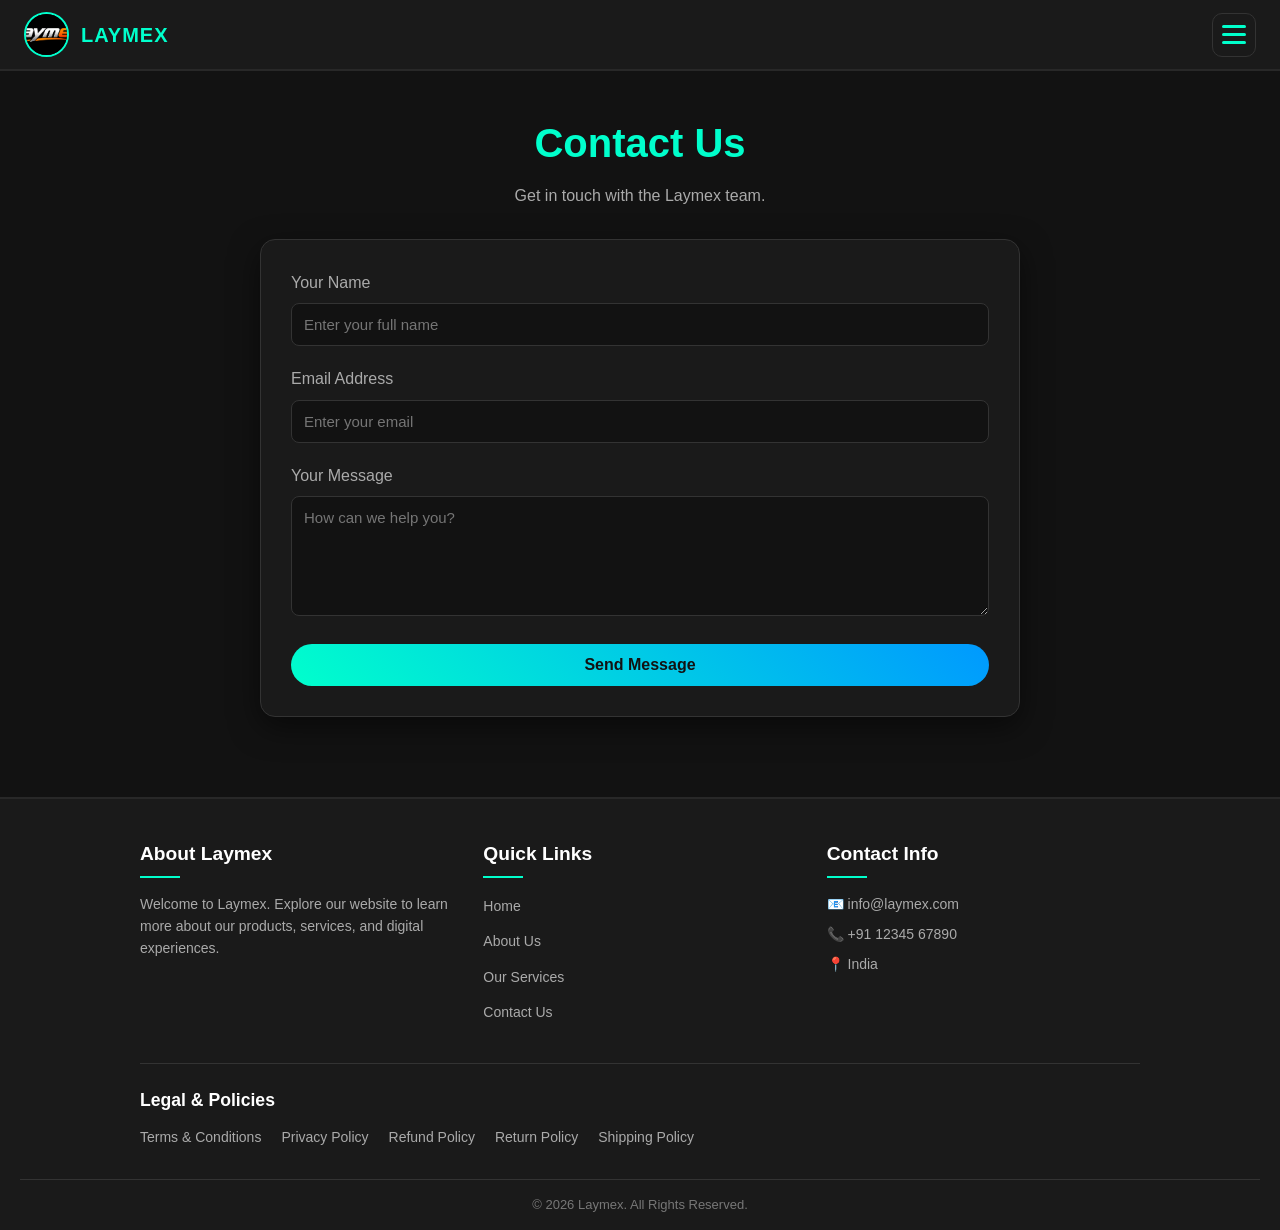
<file: contact.html>
<!DOCTYPE html>
<html lang="en">
<head>
    <meta charset="UTF-8">
    <meta name="viewport" content="width=device-width, initial-scale=1.0">

    <title>Contact Laymex | Official Website</title>

    <meta name="description" content="Contact  Laymex for questions, support, and enquiries. Get in touch with our team.">
    <meta name="robots" content="index, follow">
    <link rel="canonical" href="https://laymex.com/contact.html">

    <meta property="og:site_name" content="Laymex">
    <meta property="og:title" content="Contact Laymex | Official Website">
    <meta property="og:description" content="Get in touch with Laymex for questions and enquiries.">
    <meta property="og:url" content="https://laymex.com/contact.html">
    <meta property="og:type" content="website">
    <meta property="og:image" content="https://laymex.com/logo.png">

    <script type="application/ld+json">
    {
        "@context": "https://schema.org",
        "@type": "ContactPage",
        "name": "Contact Laymex",
        "url": "https://laymex.com/contact.html",
        "isPartOf": {
            "@type": "WebSite",
            "name": "Laymex",
            "url": "https://laymex.com/"
        }
    }
    </script>

    <style>
        * {
            margin: 0;
            padding: 0;
            box-sizing: border-box;
            font-family: 'Segoe UI', Tahoma, sans-serif;
        }

        body {
            background: #121212;
            color: #ffffff;
            line-height: 1.6;
            min-height: 100vh;
            display: flex;
            flex-direction: column;
        }

        /* NAVBAR */

        .navbar {
            background: #1a1a1a;
            padding: 12px 24px;
            display: flex;
            justify-content: space-between;
            align-items: center;
            border-bottom: 2px solid #282828;
            position: sticky;
            top: 0;
            z-index: 1101;
        }

        .logo-container {
            display: flex;
            align-items: center;
            gap: 12px;
            text-decoration: none;
        }

        .logo-img {
            width: 45px;
            height: 45px;
            border-radius: 50%;
            object-fit: cover;
            border: 2px solid #00ffcc;
        }

        .logo-text {
            font-size: 20px;
            font-weight: bold;
            color: #00ffcc;
            letter-spacing: 1px;
        }

        /* HAMBURGER BUTTON */

        .hamburger {
            display: flex;
            flex-direction: column;
            justify-content: center;
            align-items: center;
            gap: 5px;
            width: 44px;
            height: 44px;
            padding: 8px;
            cursor: pointer;
            background: transparent;
            border: 1px solid #333;
            border-radius: 10px;
            position: relative;
            z-index: 1102;
            flex-shrink: 0;
        }

        .hamburger span {
            display: block;
            width: 24px;
            height: 3px;
            background: #00ffcc;
            border-radius: 3px;
            transition: transform 0.35s ease,
                        opacity 0.25s ease;
            transform-origin: center;
        }

        /* THREE LINES TO CROSS */

        .hamburger.active span:nth-child(1) {
            transform: translateY(8px) rotate(45deg);
        }

        .hamburger.active span:nth-child(2) {
            opacity: 0;
        }

        .hamburger.active span:nth-child(3) {
            transform: translateY(-8px) rotate(-45deg);
        }

        /* DRAWER BACKDROP */

        .drawer-backdrop {
            position: fixed;
            inset: 0;
            background: rgba(0, 0, 0, 0.65);
            opacity: 0;
            visibility: hidden;
            pointer-events: none;
            z-index: 1098;
            transition: opacity 0.35s ease,
                        visibility 0.35s ease;
        }

        .drawer-backdrop.active {
            opacity: 1;
            visibility: visible;
            pointer-events: auto;
        }

        /* NAVIGATION DRAWER */

        .nav-links {
            list-style: none;
            display: flex;
            flex-direction: column;
            gap: 8px;

            position: fixed;
            top: 78px;
            right: 16px;
            left: auto;

            width: min(280px, calc(100vw - 32px));
            padding: 16px;

            background: #1a1a1a;
            border: 1px solid #333;
            border-radius: 16px;
            box-shadow: 0 15px 40px rgba(0, 0, 0, 0.45);

            transform: translate(12px, -12px) scale(0.08);
            transform-origin: top right;
            opacity: 0;
            visibility: hidden;
            pointer-events: none;

            z-index: 1100;

            transition: transform 0.4s cubic-bezier(0.2, 0.8, 0.2, 1),
                        opacity 0.3s ease,
                        visibility 0.4s ease;
        }

        .nav-links.active {
            transform: translate(0, 0) scale(1);
            opacity: 1;
            visibility: visible;
            pointer-events: auto;
        }

        .nav-links.is-closing {
            transform: translate(12px, -12px) scale(0.08);
            opacity: 0;
            visibility: visible;
            pointer-events: none;
        }

        .nav-links li {
            margin: 0;
            text-align: left;
        }

        .nav-links li a {
            display: block;
            padding: 12px 14px;
            border-radius: 9px;
            color: #ffffff;
            text-decoration: none;
            font-size: 16px;
            font-weight: 500;
            transition: background 0.25s ease,
                        color 0.25s ease;
        }

        .nav-links li a:hover,
        .nav-links li a:focus {
            color: #00ffcc;
            background: #252525;
        }

        /* MAIN CONTACT CONTENT */

        main {
            flex-grow: 1;
            padding: 40px 20px;
            max-width: 800px;
            margin: 0 auto;
            width: 100%;
        }

        .page-header {
            text-align: center;
            margin-bottom: 30px;
        }

        .page-header h1 {
            font-size: 2.5rem;
            color: #00ffcc;
            margin-bottom: 8px;
        }

        .page-header p {
            color: #aaaaaa;
        }

        .contact-container {
            background: #1a1a1a;
            padding: 30px;
            border-radius: 15px;
            border: 1px solid #333;
            box-shadow: 0 10px 30px rgba(0, 0, 0, 0.5);
        }

        .form-group {
            margin-bottom: 20px;
        }

        .form-group label {
            display: block;
            margin-bottom: 8px;
            color: #aaaaaa;
        }

        .form-control {
            width: 100%;
            padding: 12px;
            background: #121212;
            border: 1px solid #333;
            color: #ffffff;
            border-radius: 8px;
            outline: none;
            font-size: 15px;
            transition: border-color 0.3s;
        }

        .form-control:focus {
            border-color: #00ffcc;
        }

        textarea.form-control {
            resize: vertical;
            min-height: 120px;
        }

        .submit-btn {
            background: linear-gradient(45deg, #00ffcc, #0099ff);
            color: #121212;
            padding: 12px 30px;
            border: none;
            border-radius: 25px;
            font-size: 16px;
            font-weight: bold;
            cursor: pointer;
            width: 100%;
            transition: transform 0.2s;
        }

        .submit-btn:hover {
            transform: scale(1.02);
        }

        /* FOOTER */

        .footer {
            background: #1a1a1a;
            border-top: 2px solid #282828;
            padding: 40px 20px 15px;
            margin-top: 40px;
        }

        .footer-container {
            max-width: 1000px;
            margin: 0 auto;
            display: flex;
            flex-wrap: wrap;
            justify-content: space-between;
            gap: 30px;
        }

        .footer-col {
            flex: 1;
            min-width: 220px;
        }

        .footer-col h3 {
            color: #ffffff;
            margin-bottom: 15px;
            font-size: 1.2rem;
            position: relative;
            padding-bottom: 8px;
        }

        .footer-col h3::after {
            content: '';
            position: absolute;
            left: 0;
            bottom: 0;
            width: 40px;
            height: 2px;
            background: #00ffcc;
        }

        .footer-col p,
        .footer-col ul li a {
            color: #aaaaaa;
            text-decoration: none;
            font-size: 14px;
            transition: color 0.3s;
        }

        .footer-col p {
            margin-bottom: 8px;
            overflow-wrap: anywhere;
        }

        .footer-col ul {
            list-style: none;
        }

        .footer-col ul li {
            margin-bottom: 10px;
        }

        .footer-col ul li a:hover {
            color: #00ffcc;
            padding-left: 5px;
        }

        .footer-bottom {
            text-align: center;
            margin-top: 30px;
            padding-top: 15px;
            border-top: 1px solid #333;
            color: #777777;
            font-size: 13px;
        }

        .footer-legal {
            max-width: 1000px;
            margin: 28px auto 0;
            padding-top: 22px;
            border-top: 1px solid #333;
        }

        .footer-legal h3 {
            color: #ffffff;
            margin-bottom: 12px;
            font-size: 1.1rem;
        }

        .footer-legal-links {
            display: flex;
            flex-wrap: wrap;
            gap: 10px 20px;
        }

        .footer-legal-links a {
            color: #aaaaaa;
            text-decoration: none;
            font-size: 14px;
            transition: color 0.25s ease;
        }

        .footer-legal-links a:hover {
            color: #00ffcc;
        }

        /* RESPONSIVE */

        @media (max-width: 480px) {
            .navbar {
                padding: 10px 15px;
            }

            .logo-img {
                width: 40px;
                height: 40px;
            }

            .logo-text {
                font-size: 18px;
            }

            main {
                padding: 30px 15px;
            }

            .page-header h1 {
                font-size: 2rem;
            }

            .contact-container {
                padding: 20px;
            }

            .footer-col {
                min-width: 100%;
            }
        }

        @media (prefers-reduced-motion: reduce) {
            .hamburger span,
            .nav-links,
            .drawer-backdrop {
                transition-duration: 0.01ms;
            }
        }
    </style>
</head>

<body>

    <!-- NAVBAR -->
    <nav class="navbar" aria-label="Main navigation">

        <a href="index.html" class="logo-container">
            <img
                src="logo.png"
                alt="Laymex Logo"
                class="logo-img"
                onerror="this.onerror=null;this.src='https://via.placeholder.com/45/00ffcc/000000?text=L';">

            <span class="logo-text">LAYMEX</span>
        </a>

        <!-- Hamburger Button -->
        <button
            class="hamburger"
            id="menu-toggle"
            type="button"
            aria-label="Open menu"
            aria-expanded="false"
            aria-controls="nav-list">

            <span></span>
            <span></span>
            <span></span>
        </button>

        <!-- Drawer Backdrop -->
        <div
            class="drawer-backdrop"
            id="drawerBackdrop">
        </div>

        <!-- Drawer: Only 4 Sections -->
        <ul
            class="nav-links"
            id="nav-list"
            aria-hidden="true"
            inert>

            <li>
                <a href="index.html">Home</a>
            </li>

            <li>
                <a href="about.html">About Us</a>
            </li>

            <li>
                <a href="services.html">Our Services</a>
            </li>

            <li>
                <a href="contact.html" aria-current="page"
                   style="color:#00ffcc;">Contact Us</a>
            </li>

        </ul>
    </nav>

    <!-- MAIN CONTENT -->
    <main>

        <div class="page-header">
            <h1>Contact Us</h1>
            <p>Get in touch with the Laymex team.</p>
        </div>

        <div class="contact-container">

            <form action="#" method="POST">

                <div class="form-group">
                    <label for="name">Your Name</label>
                    <input
                        type="text"
                        id="name"
                        name="name"
                        class="form-control"
                        placeholder="Enter your full name"
                        autocomplete="name"
                        required>
                </div>

                <div class="form-group">
                    <label for="email">Email Address</label>
                    <input
                        type="email"
                        id="email"
                        name="email"
                        class="form-control"
                        placeholder="Enter your email"
                        autocomplete="email"
                        required>
                </div>

                <div class="form-group">
                    <label for="message">Your Message</label>
                    <textarea
                        id="message"
                        name="message"
                        class="form-control"
                        placeholder="How can we help you?"
                        required></textarea>
                </div>

                <button type="submit" class="submit-btn">
                    Send Message
                </button>

            </form>

        </div>
    </main>

    <!-- FOOTER -->
    <footer class="footer">

        <div class="footer-container">

            <div class="footer-col">
                <h3>About Laymex</h3>
                <p>
                    Welcome to Laymex. Explore our website to learn more
                    about our products, services, and digital experiences.
                </p>
            </div>

            <div class="footer-col">
                <h3>Quick Links</h3>
                <ul>
                    <li><a href="index.html">Home</a></li>
                    <li><a href="about.html">About Us</a></li>
                    <li><a href="services.html">Our Services</a></li>
                    <li><a href="contact.html">Contact Us</a></li>
                </ul>
            </div>

            <div class="footer-col">
                <h3>Contact Info</h3>
                <p>
                    📧 <a href="mailto:info@laymex.com"
                    style="color:#aaaaaa;text-decoration:none;">
                    info@laymex.com</a>
                </p>
                <p>📞 +91 12345 67890</p>
                <p>📍 India</p>
            </div>

        </div>

        <!-- LEGAL POLICIES: FOOTER ONLY -->
        <div class="footer-legal">

            <h3>Legal &amp; Policies</h3>

            <div class="footer-legal-links">
                <a href="terms.html">Terms &amp; Conditions</a>
                <a href="privacy.html">Privacy Policy</a>
                <a href="refund.html">Refund Policy</a>
                <a href="return.html">Return Policy</a>
                <a href="shipping.html">Shipping Policy</a>
            </div>

        </div>

        <div class="footer-bottom">
            &copy; 2026 Laymex. All Rights Reserved.
        </div>

    </footer>

    <!-- DRAWER ANIMATION AND CONTROLS -->
    <script>
        (function () {
            var menuToggle = document.getElementById('menu-toggle');
            var navList = document.getElementById('nav-list');
            var backdrop = document.getElementById('drawerBackdrop');
            var closeTimer = null;

            if (!menuToggle || !navList || !backdrop) {
                return;
            }

            function openMenu() {
                if (closeTimer) {
                    clearTimeout(closeTimer);
                    closeTimer = null;
                }

                navList.classList.remove('is-closing');
                navList.classList.add('active');
                backdrop.classList.add('active');
                menuToggle.classList.add('active');

                navList.removeAttribute('inert');
                navList.setAttribute('aria-hidden', 'false');

                menuToggle.setAttribute('aria-expanded', 'true');
                menuToggle.setAttribute('aria-label', 'Close menu');
            }

            function closeMenu() {
                if (!navList.classList.contains('active')) {
                    return;
                }

                navList.classList.remove('active');
                navList.classList.add('is-closing');
                backdrop.classList.remove('active');
                menuToggle.classList.remove('active');

                navList.setAttribute('aria-hidden', 'true');
                navList.setAttribute('inert', '');

                menuToggle.setAttribute('aria-expanded', 'false');
                menuToggle.setAttribute('aria-label', 'Open menu');

                if (closeTimer) {
                    clearTimeout(closeTimer);
                }

                closeTimer = setTimeout(function () {
                    navList.classList.remove('is-closing');
                    closeTimer = null;
                }, 420);
            }

            menuToggle.addEventListener('click', function () {
                if (navList.classList.contains('active')) {
                    closeMenu();
                } else {
                    openMenu();
                }
            });

            backdrop.addEventListener('click', closeMenu);

            navList.querySelectorAll('a').forEach(function (link) {
                link.addEventListener('click', closeMenu);
            });

            document.addEventListener('keydown', function (event) {
                if (event.key === 'Escape') {
                    closeMenu();
                }
            });
        })();
    </script>

</body>
</html>
</file>
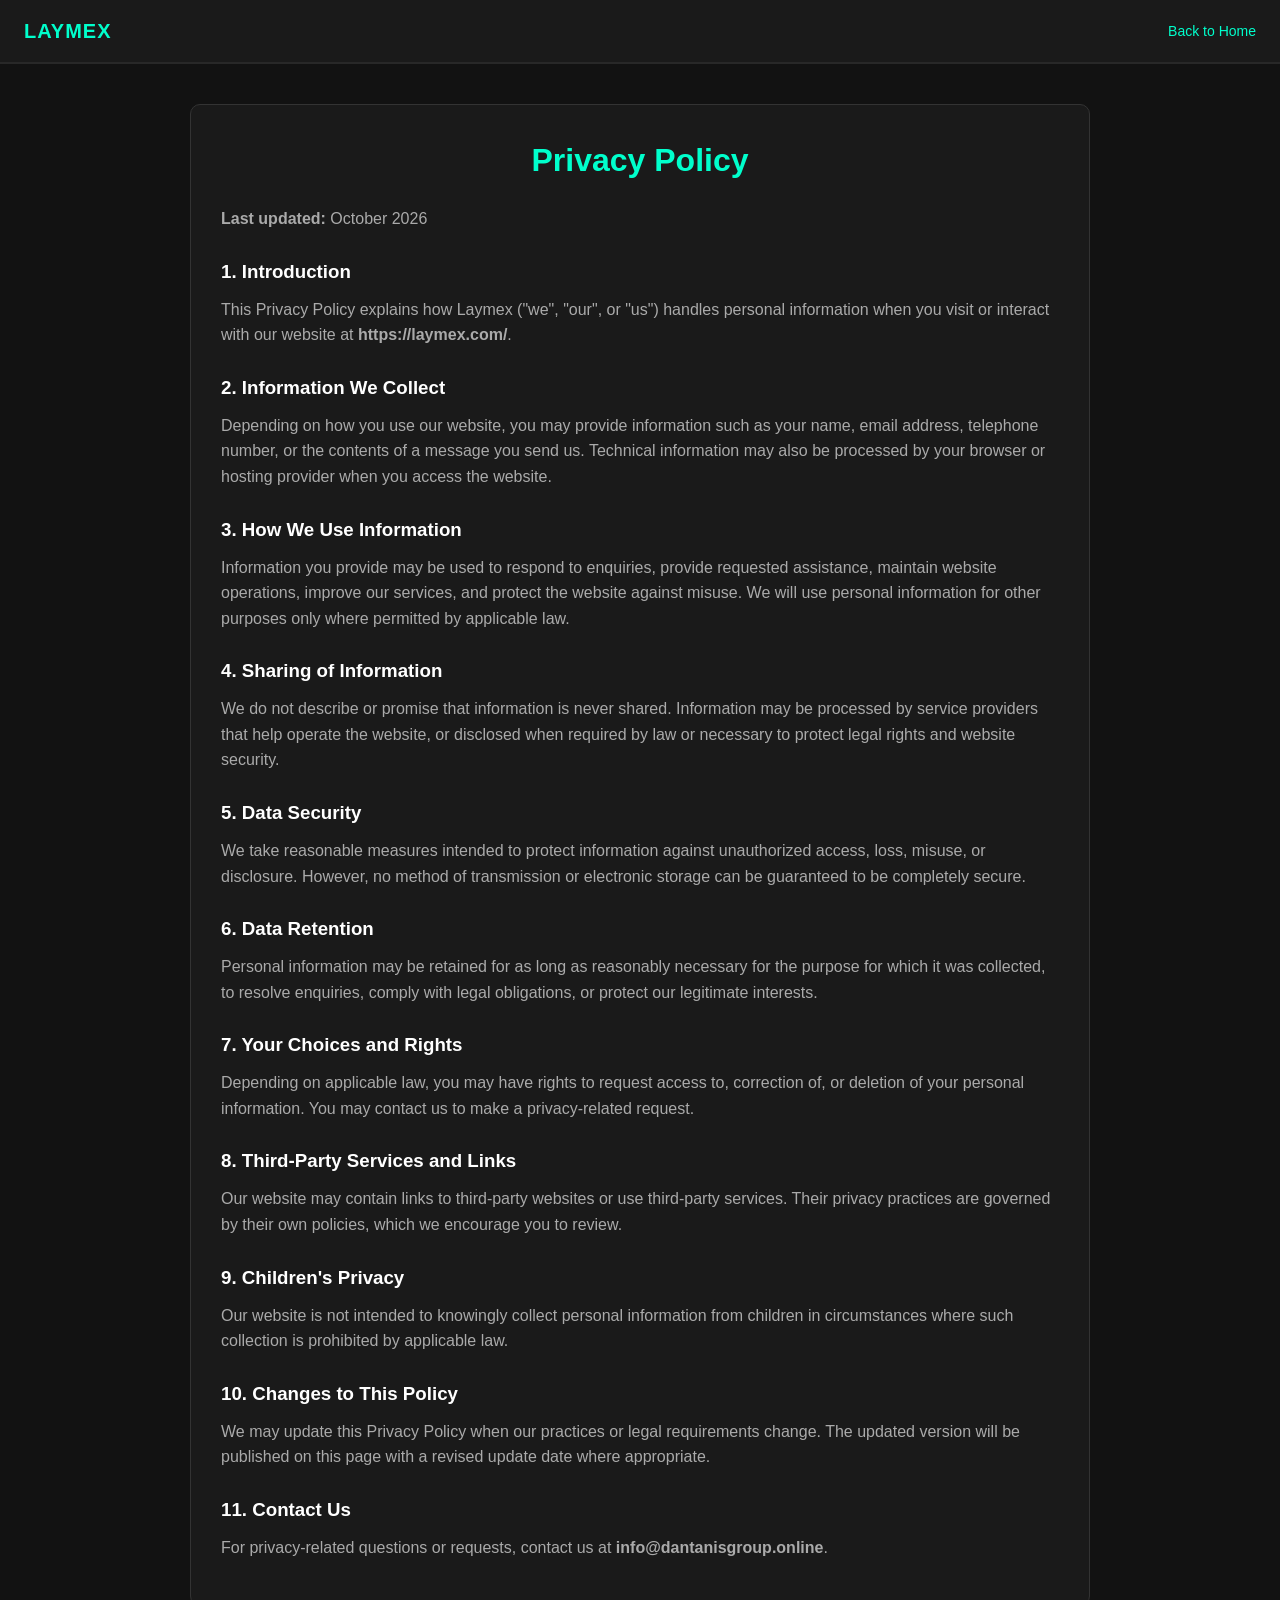
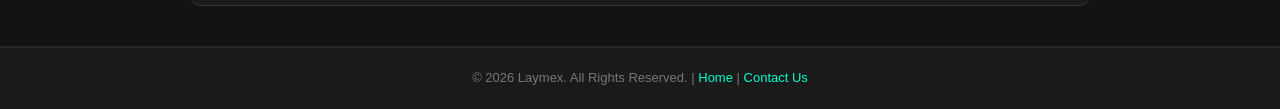
<file: privacy.html>
<!DOCTYPE html>
<html lang="en">
<head>
    <meta charset="UTF-8">
    <meta name="viewport" content="width=device-width, initial-scale=1.0">

    <title>Privacy Policy | Laymex</title>

    <meta name="description" content="Read the Laymex Privacy Policy to understand how personal information may be collected, used, and protected.">
    <meta name="robots" content="index, follow">
    <link rel="canonical" href="https://laymex.com/privacy.html">

    <meta property="og:site_name" content="Laymex">
    <meta property="og:title" content="Privacy Policy | Laymex">
    <meta property="og:description" content="Learn about Laymex's approach to privacy and personal information.">
    <meta property="og:url" content="https://laymex.com/privacy.html">
    <meta property="og:type" content="website">

    <style>
        * {
            margin: 0;
            padding: 0;
            box-sizing: border-box;
            font-family: 'Segoe UI', Tahoma, sans-serif;
        }

        body {
            background-color: #121212;
            color: #ffffff;
            line-height: 1.6;
            min-height: 100vh;
            display: flex;
            flex-direction: column;
        }

        .navbar {
            background-color: #1a1a1a;
            padding: 15px 24px;
            display: flex;
            justify-content: space-between;
            align-items: center;
            border-bottom: 2px solid #282828;
            gap: 15px;
        }

        .logo-container {
            display: flex;
            align-items: center;
            gap: 12px;
            text-decoration: none;
        }

        .logo-text {
            font-size: 20px;
            font-weight: bold;
            color: #00ffcc;
            letter-spacing: 1px;
        }

        .back-link {
            color: #00ffcc;
            text-decoration: none;
            font-size: 14px;
        }

        .back-link:hover {
            text-decoration: underline;
        }

        .policy-container {
            width: calc(100% - 30px);
            max-width: 900px;
            margin: 40px auto;
            padding: 30px;
            background-color: #1a1a1a;
            border-radius: 10px;
            border: 1px solid #333;
            flex: 1;
        }

        h1 {
            color: #00ffcc;
            margin-bottom: 20px;
            text-align: center;
            font-size: 2rem;
        }

        h3 {
            color: #ffffff;
            margin-top: 25px;
            margin-bottom: 10px;
        }

        p {
            color: #aaaaaa;
            margin-bottom: 15px;
            font-size: 1rem;
        }

        .footer {
            background-color: #1a1a1a;
            border-top: 2px solid #282828;
            padding: 20px;
            text-align: center;
            margin-top: auto;
        }

        .footer p {
            color: #777777;
            font-size: 13px;
            margin: 0;
        }

        .footer a {
            color: #00ffcc;
            text-decoration: none;
        }

        @media (max-width: 600px) {
            .navbar {
                padding: 15px;
            }

            .logo-text {
                font-size: 18px;
            }

            .policy-container {
                padding: 20px;
                margin: 25px auto;
            }

            h1 {
                font-size: 1.7rem;
            }
        }
    </style>
</head>

<body>

    <nav class="navbar">
        <a href="index.html" class="logo-container">
            <span class="logo-text">LAYMEX</span>
        </a>

        <a href="index.html" class="back-link">Back to Home</a>
    </nav>

    <main class="policy-container">
        <h1>Privacy Policy</h1>

        <p>
            <strong>Last updated:</strong> October 2026
        </p>

        <h3>1. Introduction</h3>
        <p>
            This Privacy Policy explains how Laymex ("we", "our", or "us")
            handles personal information when you visit or interact with
            our website at
            <strong>https://laymex.com/</strong>.
        </p>

        <h3>2. Information We Collect</h3>
        <p>
            Depending on how you use our website, you may provide information
            such as your name, email address, telephone number, or the
            contents of a message you send us. Technical information may
            also be processed by your browser or hosting provider when
            you access the website.
        </p>

        <h3>3. How We Use Information</h3>
        <p>
            Information you provide may be used to respond to enquiries,
            provide requested assistance, maintain website operations,
            improve our services, and protect the website against misuse.
            We will use personal information for other purposes only
            where permitted by applicable law.
        </p>

        <h3>4. Sharing of Information</h3>
        <p>
            We do not describe or promise that information is never shared.
            Information may be processed by service providers that help
            operate the website, or disclosed when required by law or
            necessary to protect legal rights and website security.
        </p>

        <h3>5. Data Security</h3>
        <p>
            We take reasonable measures intended to protect information
            against unauthorized access, loss, misuse, or disclosure.
            However, no method of transmission or electronic storage
            can be guaranteed to be completely secure.
        </p>

        <h3>6. Data Retention</h3>
        <p>
            Personal information may be retained for as long as reasonably
            necessary for the purpose for which it was collected, to
            resolve enquiries, comply with legal obligations, or protect
            our legitimate interests.
        </p>

        <h3>7. Your Choices and Rights</h3>
        <p>
            Depending on applicable law, you may have rights to request
            access to, correction of, or deletion of your personal
            information. You may contact us to make a privacy-related
            request.
        </p>

        <h3>8. Third-Party Services and Links</h3>
        <p>
            Our website may contain links to third-party websites or use
            third-party services. Their privacy practices are governed
            by their own policies, which we encourage you to review.
        </p>

        <h3>9. Children's Privacy</h3>
        <p>
            Our website is not intended to knowingly collect personal
            information from children in circumstances where such
            collection is prohibited by applicable law.
        </p>

        <h3>10. Changes to This Policy</h3>
        <p>
            We may update this Privacy Policy when our practices or legal
            requirements change. The updated version will be published
            on this page with a revised update date where appropriate.
        </p>

        <h3>11. Contact Us</h3>
        <p>
            For privacy-related questions or requests, contact us at
            <strong>info@dantanisgroup.online</strong>.
        </p>
    </main>

    <footer class="footer">
        <p>
            &copy; 2026 Laymex. All Rights Reserved.
            | <a href="index.html">Home</a>
            | <a href="contact.html">Contact Us</a>
        </p>
    </footer>

</body>
</html>
</file>
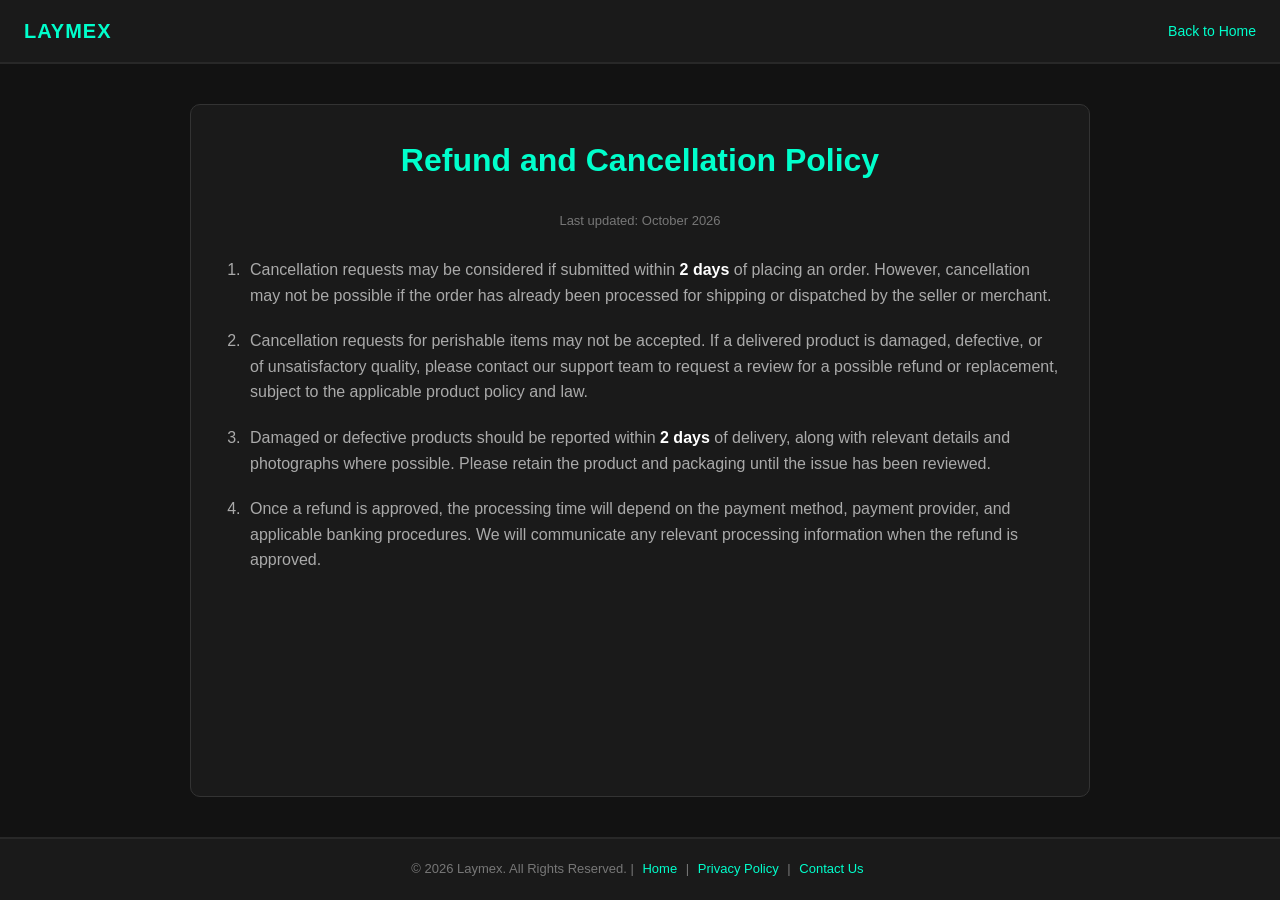
<file: refund.html>
<!DOCTYPE html>
<html lang="en">
<head>
    <meta charset="UTF-8">
    <meta name="viewport" content="width=device-width, initial-scale=1.0">

    <title>Refund &amp; Cancellation Policy | Laymex</title>

    <meta name="description" content="Read the Laymex refund and cancellation policy for order cancellations, damaged products, and refund processing.">
    <meta name="robots" content="index, follow">
    <link rel="canonical" href="https://laymex.com/refund.html">

    <meta property="og:site_name" content="Laymex">
    <meta property="og:title" content="Refund &amp; Cancellation Policy | Laymex">
    <meta property="og:description" content="Learn about Laymex's refund and cancellation policy.">
    <meta property="og:url" content="https://laymex.com/refund.html">
    <meta property="og:type" content="website">

    <style>
        * {
            margin: 0;
            padding: 0;
            box-sizing: border-box;
            font-family: 'Segoe UI', Tahoma, sans-serif;
        }

        body {
            background-color: #121212;
            color: #ffffff;
            line-height: 1.6;
            min-height: 100vh;
            display: flex;
            flex-direction: column;
        }

        .navbar {
            background-color: #1a1a1a;
            padding: 15px 24px;
            display: flex;
            justify-content: space-between;
            align-items: center;
            gap: 15px;
            border-bottom: 2px solid #282828;
        }

        .logo-container {
            display: flex;
            align-items: center;
            gap: 12px;
            text-decoration: none;
        }

        .logo-text {
            font-size: 20px;
            font-weight: bold;
            color: #00ffcc;
            letter-spacing: 1px;
        }

        .back-link {
            color: #00ffcc;
            text-decoration: none;
            font-size: 14px;
        }

        .back-link:hover {
            text-decoration: underline;
        }

        .policy-container {
            width: calc(100% - 30px);
            max-width: 900px;
            margin: 40px auto;
            padding: 30px;
            background-color: #1a1a1a;
            border-radius: 10px;
            border: 1px solid #333;
            flex: 1;
        }

        h1 {
            color: #00ffcc;
            margin-bottom: 25px;
            text-align: center;
            font-size: 2rem;
        }

        .updated-date {
            color: #777777;
            font-size: 13px;
            text-align: center;
            margin-bottom: 25px;
        }

        ol {
            padding-left: 24px;
            color: #aaaaaa;
        }

        li {
            margin-bottom: 20px;
            padding-left: 5px;
        }

        strong {
            color: #ffffff;
        }

        .footer {
            background-color: #1a1a1a;
            border-top: 2px solid #282828;
            padding: 20px;
            text-align: center;
            margin-top: auto;
        }

        .footer p {
            color: #777777;
            font-size: 13px;
            margin: 0;
        }

        .footer a {
            color: #00ffcc;
            text-decoration: none;
            margin: 0 5px;
        }

        @media (max-width: 600px) {
            .navbar {
                padding: 15px;
            }

            .logo-text {
                font-size: 18px;
            }

            .policy-container {
                padding: 20px;
                margin: 25px auto;
            }

            h1 {
                font-size: 1.7rem;
            }
        }
    </style>
</head>

<body>

    <nav class="navbar">
        <a href="index.html" class="logo-container">
            <span class="logo-text">LAYMEX</span>
        </a>

        <a href="index.html" class="back-link">Back to Home</a>
    </nav>

    <main class="policy-container">
        <h1>Refund and Cancellation Policy</h1>

        <p class="updated-date">
            Last updated: October 2026
        </p>

        <ol>
            <li>
                Cancellation requests may be considered if submitted within
                <strong>2 days</strong> of placing an order. However,
                cancellation may not be possible if the order has already
                been processed for shipping or dispatched by the seller
                or merchant.
            </li>

            <li>
                Cancellation requests for perishable items may not be
                accepted. If a delivered product is damaged, defective,
                or of unsatisfactory quality, please contact our support
                team to request a review for a possible refund or replacement,
                subject to the applicable product policy and law.
            </li>

            <li>
                Damaged or defective products should be reported within
                <strong>2 days</strong> of delivery, along with relevant
                details and photographs where possible. Please retain the
                product and packaging until the issue has been reviewed.
            </li>

            <li>
                Once a refund is approved, the processing time will depend
                on the payment method, payment provider, and applicable
                banking procedures. We will communicate any relevant
                processing information when the refund is approved.
            </li>
        </ol>
    </main>

    <footer class="footer">
        <p>
            &copy; 2026 Laymex. All Rights Reserved.
            | <a href="index.html">Home</a>
            | <a href="privacy.html">Privacy Policy</a>
            | <a href="contact.html">Contact Us</a>
        </p>
    </footer>

</body>
</html>
</file>
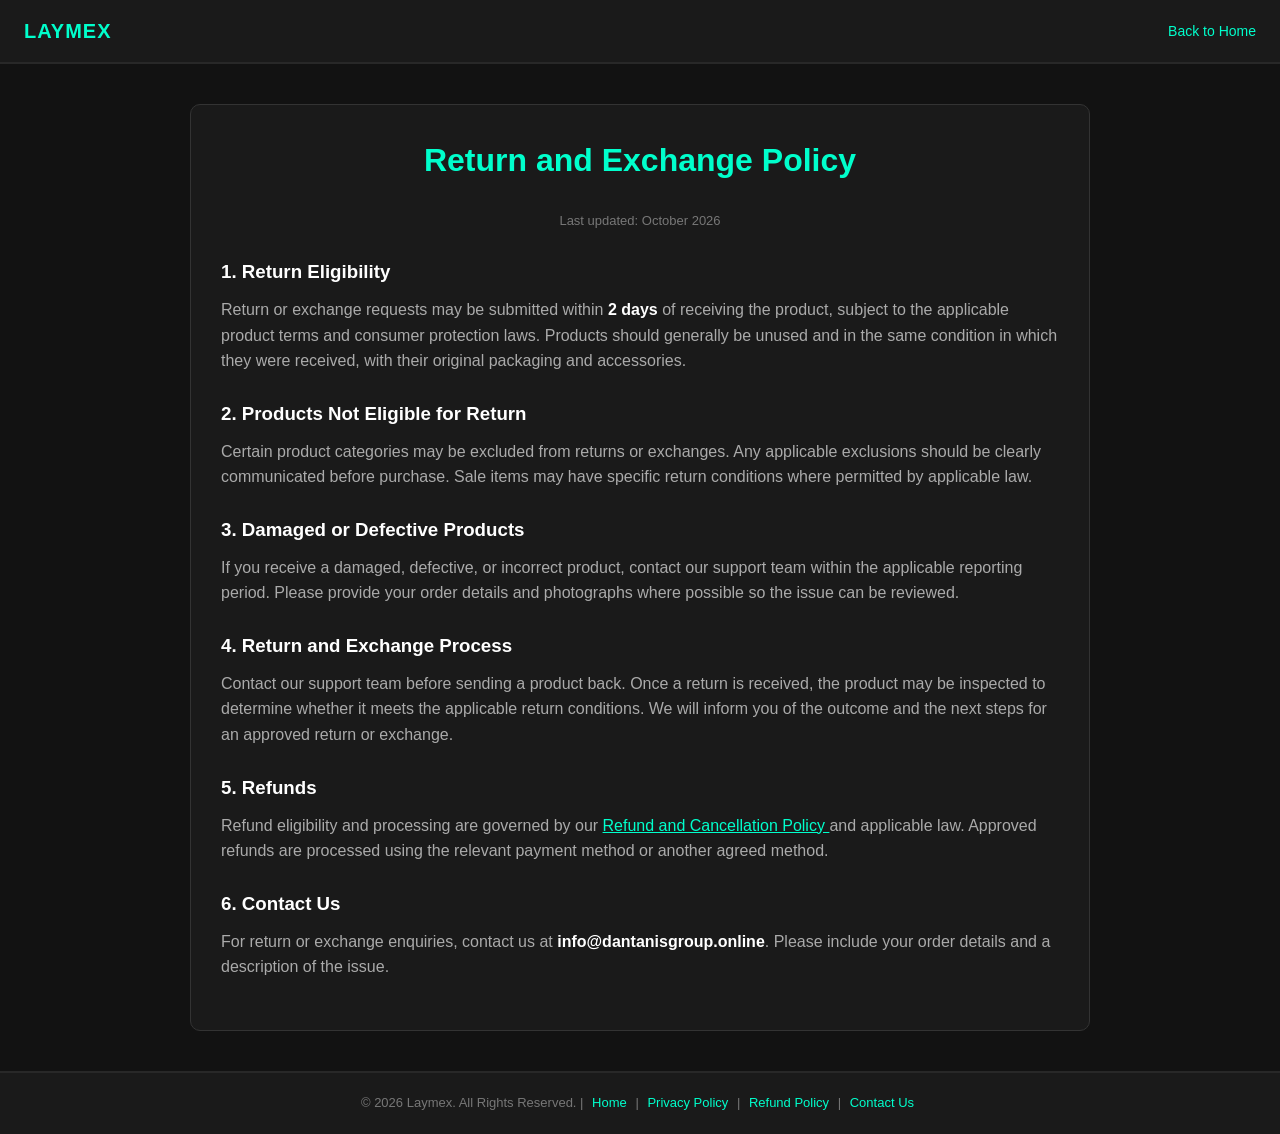
<file: return.html>
<!DOCTYPE html>
<html lang="en">
<head>
    <meta charset="UTF-8">
    <meta name="viewport" content="width=device-width, initial-scale=1.0">

    <title>Return Policy | Laymex</title>

    <meta name="description" content="Read the Laymex Return Policy to understand return eligibility, exchanges, damaged products, and return requests.">
    <meta name="robots" content="index, follow">
    <link rel="canonical" href="https://laymex.com/return.html">

    <meta property="og:site_name" content="Laymex">
    <meta property="og:title" content="Return Policy | Laymex">
    <meta property="og:description" content="Learn about Laymex's return and exchange policy.">
    <meta property="og:url" content="https://laymex.com/return.html">
    <meta property="og:type" content="website">

    <style>
        * {
            margin: 0;
            padding: 0;
            box-sizing: border-box;
            font-family: 'Segoe UI', Tahoma, sans-serif;
        }

        body {
            background-color: #121212;
            color: #ffffff;
            line-height: 1.6;
            min-height: 100vh;
            display: flex;
            flex-direction: column;
        }

        .navbar {
            background-color: #1a1a1a;
            padding: 15px 24px;
            display: flex;
            justify-content: space-between;
            align-items: center;
            gap: 15px;
            border-bottom: 2px solid #282828;
        }

        .logo-container {
            display: flex;
            align-items: center;
            gap: 12px;
            text-decoration: none;
        }

        .logo-text {
            font-size: 20px;
            font-weight: bold;
            color: #00ffcc;
            letter-spacing: 1px;
        }

        .back-link {
            color: #00ffcc;
            text-decoration: none;
            font-size: 14px;
        }

        .back-link:hover {
            text-decoration: underline;
        }

        .policy-container {
            width: calc(100% - 30px);
            max-width: 900px;
            margin: 40px auto;
            padding: 30px;
            background-color: #1a1a1a;
            border-radius: 10px;
            border: 1px solid #333;
            flex: 1;
        }

        h1 {
            color: #00ffcc;
            margin-bottom: 25px;
            text-align: center;
            font-size: 2rem;
        }

        .updated-date {
            color: #777777;
            font-size: 13px;
            text-align: center;
            margin-bottom: 25px;
        }

        h3 {
            color: #ffffff;
            margin-top: 25px;
            margin-bottom: 10px;
        }

        p {
            color: #aaaaaa;
            margin-bottom: 20px;
            font-size: 1rem;
        }

        strong {
            color: #ffffff;
        }

        .footer {
            background-color: #1a1a1a;
            border-top: 2px solid #282828;
            padding: 20px;
            text-align: center;
            margin-top: auto;
        }

        .footer p {
            color: #777777;
            font-size: 13px;
            margin: 0;
        }

        .footer a {
            color: #00ffcc;
            text-decoration: none;
            margin: 0 5px;
        }

        @media (max-width: 600px) {
            .navbar {
                padding: 15px;
            }

            .logo-text {
                font-size: 18px;
            }

            .policy-container {
                padding: 20px;
                margin: 25px auto;
            }

            h1 {
                font-size: 1.7rem;
            }
        }
    </style>
</head>

<body>

    <nav class="navbar">
        <a href="index.html" class="logo-container">
            <span class="logo-text">LAYMEX</span>
        </a>

        <a href="index.html" class="back-link">Back to Home</a>
    </nav>

    <main class="policy-container">
        <h1>Return and Exchange Policy</h1>

        <p class="updated-date">
            Last updated: October 2026
        </p>

        <h3>1. Return Eligibility</h3>
        <p>
            Return or exchange requests may be submitted within
            <strong>2 days</strong> of receiving the product, subject
            to the applicable product terms and consumer protection laws.
            Products should generally be unused and in the same condition
            in which they were received, with their original packaging
            and accessories.
        </p>

        <h3>2. Products Not Eligible for Return</h3>
        <p>
            Certain product categories may be excluded from returns or
            exchanges. Any applicable exclusions should be clearly
            communicated before purchase. Sale items may have specific
            return conditions where permitted by applicable law.
        </p>

        <h3>3. Damaged or Defective Products</h3>
        <p>
            If you receive a damaged, defective, or incorrect product,
            contact our support team within the applicable reporting
            period. Please provide your order details and photographs
            where possible so the issue can be reviewed.
        </p>

        <h3>4. Return and Exchange Process</h3>
        <p>
            Contact our support team before sending a product back.
            Once a return is received, the product may be inspected
            to determine whether it meets the applicable return
            conditions. We will inform you of the outcome and the
            next steps for an approved return or exchange.
        </p>

        <h3>5. Refunds</h3>
        <p>
            Refund eligibility and processing are governed by our
            <a href="refund.html" style="color:#00ffcc;">
                Refund and Cancellation Policy
            </a>
            and applicable law. Approved refunds are processed using
            the relevant payment method or another agreed method.
        </p>

        <h3>6. Contact Us</h3>
        <p>
            For return or exchange enquiries, contact us at
            <strong>info@dantanisgroup.online</strong>.
            Please include your order details and a description
            of the issue.
        </p>
    </main>

    <footer class="footer">
        <p>
            &copy; 2026 Laymex. All Rights Reserved.
            | <a href="index.html">Home</a>
            | <a href="privacy.html">Privacy Policy</a>
            | <a href="refund.html">Refund Policy</a>
            | <a href="contact.html">Contact Us</a>
        </p>
    </footer>

</body>
</html>
</file>
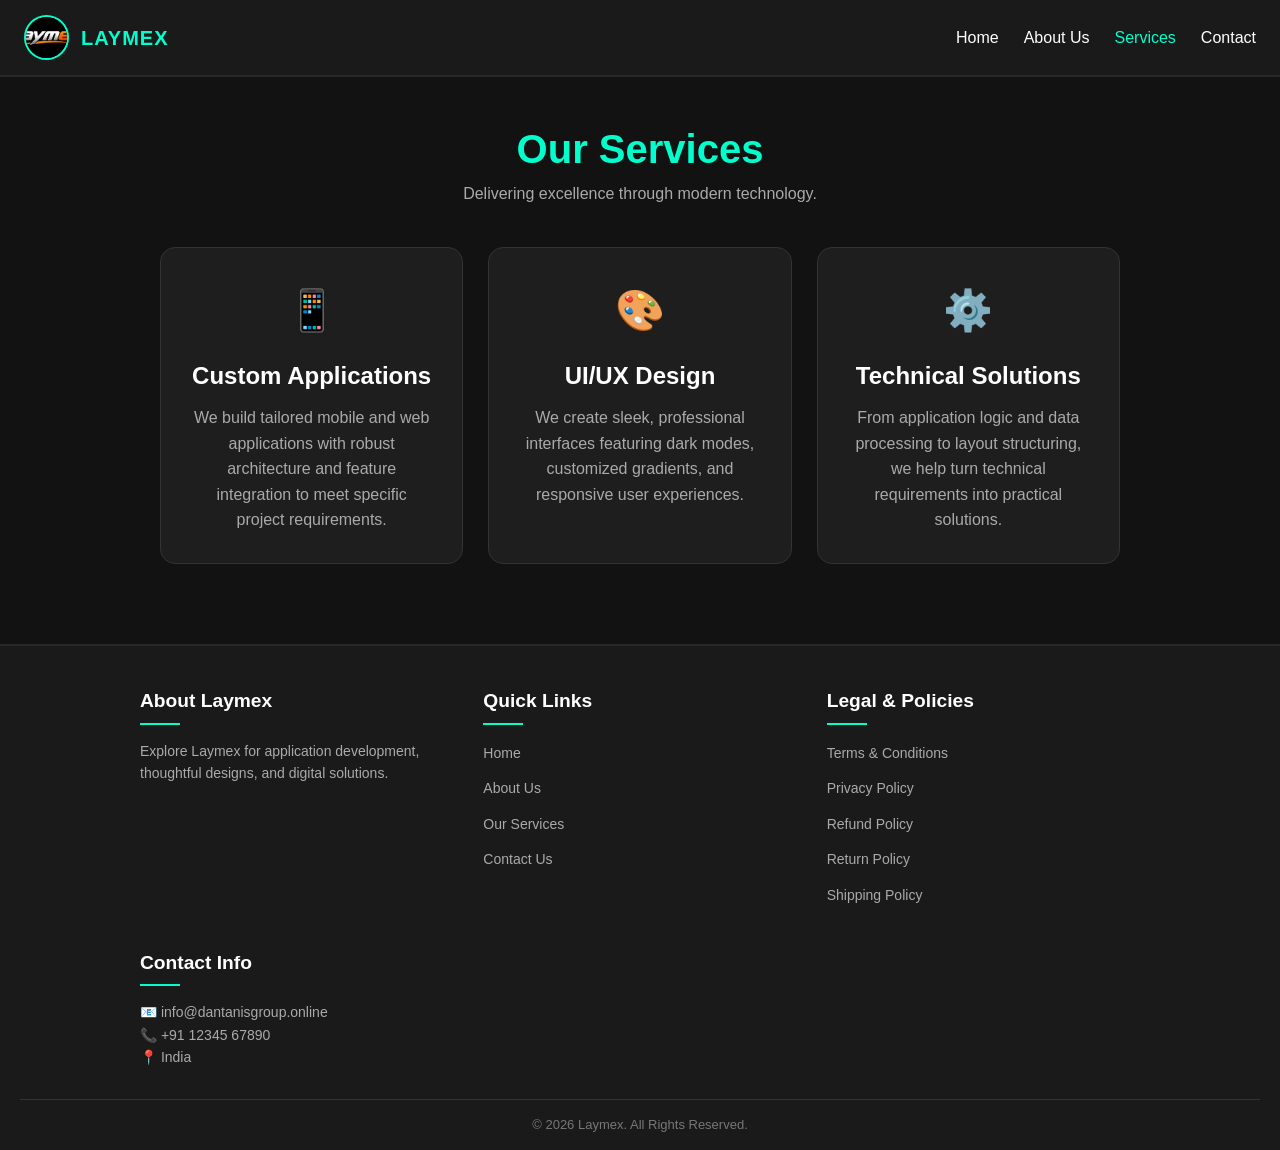
<file: services.html>
<!DOCTYPE html>
<html lang="en">
<head>
    <meta charset="UTF-8">
    <meta name="viewport" content="width=device-width, initial-scale=1.0">

    <title>Our Services | Laymex</title>

    <meta name="description" content="Explore Laymex services, including custom mobile and web applications, UI/UX design, and technical solutions.">
    <meta name="robots" content="index, follow">
    <link rel="canonical" href="https://laymex.com/services.html">

    <meta property="og:site_name" content="Laymex">
    <meta property="og:title" content="Our Services | Laymex">
    <meta property="og:description" content="Explore Laymex application development, UI/UX design, and technical solutions.">
    <meta property="og:url" content="https://laymex.com/services.html">
    <meta property="og:type" content="website">
    <meta property="og:image" content="https://laymex.com/logo.png">

    <script type="application/ld+json">
    {
        "@context": "https://schema.org",
        "@type": "WebPage",
        "name": "Laymex Services",
        "url": "https://laymex.com/services.html",
        "isPartOf": {
            "@type": "WebSite",
            "name": "Laymex",
            "url": "https://laymex.com/"
        }
    }
    </script>

    <style>
        /* Base Styles & Navbar/Footer */
        * {
            margin: 0;
            padding: 0;
            box-sizing: border-box;
            font-family: 'Segoe UI', Tahoma, sans-serif;
        }

        body {
            background-color: #121212;
            color: #ffffff;
            line-height: 1.6;
            display: flex;
            flex-direction: column;
            min-height: 100vh;
        }

        .navbar {
            background-color: #1a1a1a;
            padding: 15px 24px;
            display: flex;
            justify-content: space-between;
            align-items: center;
            border-bottom: 2px solid #282828;
            position: sticky;
            top: 0;
            z-index: 1000;
        }

        .logo-container {
            display: flex;
            align-items: center;
            gap: 12px;
            text-decoration: none;
        }

        .logo-img {
            width: 45px;
            height: 45px;
            border-radius: 50%;
            object-fit: cover;
            border: 2px solid #00ffcc;
        }

        .logo-text {
            font-size: 20px;
            font-weight: bold;
            color: #00ffcc;
            letter-spacing: 1px;
        }

        .nav-links {
            list-style: none;
            display: flex;
            gap: 25px;
        }

        .nav-links a {
            color: #ffffff;
            text-decoration: none;
            font-size: 16px;
            font-weight: 500;
            transition: color 0.3s ease;
        }

        .nav-links a:hover {
            color: #00ffcc;
        }

        .hamburger {
            display: none;
            flex-direction: column;
            cursor: pointer;
            gap: 5px;
            background: none;
            border: none;
            padding: 5px;
        }

        .hamburger span {
            display: block;
            width: 25px;
            height: 3px;
            background-color: #ffffff;
            border-radius: 3px;
            transition: all 0.3s;
        }

        main {
            flex-grow: 1;
            padding: 40px 20px;
            max-width: 1000px;
            margin: 0 auto;
            width: 100%;
        }

        /* Services */
        .page-header {
            text-align: center;
            margin-bottom: 40px;
        }

        .page-header h1 {
            font-size: 2.5rem;
            color: #00ffcc;
        }

        .services-grid {
            display: grid;
            grid-template-columns: repeat(auto-fit, minmax(280px, 1fr));
            gap: 25px;
        }

        .service-card {
            background-color: #1e1e1e;
            padding: 30px;
            border-radius: 15px;
            border: 1px solid #333;
            text-align: center;
            transition: transform 0.3s, box-shadow 0.3s;
        }

        .service-card:hover {
            transform: translateY(-10px);
            box-shadow: 0 10px 20px rgba(0, 255, 204, 0.2);
            border-color: #00ffcc;
        }

        .service-icon {
            font-size: 40px;
            margin-bottom: 15px;
        }

        .service-card h3 {
            color: #ffffff;
            margin-bottom: 10px;
            font-size: 1.5rem;
        }

        .service-card p {
            color: #aaaaaa;
            font-size: 1rem;
        }

        /* Footer */
        .footer {
            background-color: #1a1a1a;
            border-top: 2px solid #282828;
            padding: 40px 20px 15px;
            margin-top: 40px;
        }

        .footer-container {
            max-width: 1000px;
            margin: 0 auto;
            display: flex;
            flex-wrap: wrap;
            justify-content: space-between;
            gap: 30px;
        }

        .footer-col {
            flex: 1;
            min-width: 250px;
        }

        .footer-col h3 {
            color: #ffffff;
            margin-bottom: 15px;
            font-size: 1.2rem;
            position: relative;
            padding-bottom: 8px;
        }

        .footer-col h3::after {
            content: '';
            position: absolute;
            left: 0;
            bottom: 0;
            width: 40px;
            height: 2px;
            background-color: #00ffcc;
        }

        .footer-col p,
        .footer-col ul li a {
            color: #aaaaaa;
            text-decoration: none;
            font-size: 14px;
            transition: color 0.3s;
        }

        .footer-col ul {
            list-style: none;
        }

        .footer-col ul li {
            margin-bottom: 10px;
        }

        .footer-col ul li a:hover {
            color: #00ffcc;
            padding-left: 5px;
        }

        .footer-bottom {
            text-align: center;
            margin-top: 30px;
            padding-top: 15px;
            border-top: 1px solid #333;
            color: #777777;
            font-size: 13px;
        }

        @media (max-width: 768px) {
            .hamburger {
                display: flex;
            }

            .nav-links {
                display: none;
                flex-direction: column;
                width: 100%;
                position: absolute;
                top: 100%;
                left: 0;
                background-color: #1a1a1a;
                padding: 10px 0;
                border-bottom: 2px solid #282828;
            }

            .nav-links.active {
                display: flex;
            }

            .nav-links li {
                text-align: center;
                margin: 15px 0;
            }
        }
    </style>
</head>

<body>
    <nav class="navbar">
        <a href="index.html" class="logo-container">
            <img src="logo.png"
                 alt="Laymex Logo"
                 class="logo-img"
                 onerror="this.src='https://via.placeholder.com/45/00ffcc/000000?text=L'">

            <span class="logo-text">LAYMEX</span>
        </a>

        <button class="hamburger"
                id="menu-toggle"
                aria-label="Toggle navigation"
                aria-expanded="false">
            <span></span>
            <span></span>
            <span></span>
        </button>

        <ul class="nav-links" id="nav-list">
            <li><a href="index.html">Home</a></li>
            <li><a href="about.html">About Us</a></li>
            <li><a style="color:#00ffcc;" href="services.html">Services</a></li>
            <li><a href="contact.html">Contact</a></li>
        </ul>
    </nav>

    <main>
        <div class="page-header">
            <h1>Our Services</h1>
            <p style="color: #aaaaaa;">
                Delivering excellence through modern technology.
            </p>
        </div>

        <div class="services-grid">

            <div class="service-card">
                <div class="service-icon">📱</div>
                <h3>Custom Applications</h3>
                <p>
                    We build tailored mobile and web applications with
                    robust architecture and feature integration to meet
                    specific project requirements.
                </p>
            </div>

            <div class="service-card">
                <div class="service-icon">🎨</div>
                <h3>UI/UX Design</h3>
                <p>
                    We create sleek, professional interfaces featuring
                    dark modes, customized gradients, and responsive
                    user experiences.
                </p>
            </div>

            <div class="service-card">
                <div class="service-icon">⚙️</div>
                <h3>Technical Solutions</h3>
                <p>
                    From application logic and data processing to layout
                    structuring, we help turn technical requirements
                    into practical solutions.
                </p>
            </div>

        </div>
    </main>

    <footer class="footer">
        <div class="footer-container">

            <div class="footer-col">
                <h3>About Laymex</h3>
                <p>
                    Explore Laymex for application development, thoughtful
                    designs, and digital solutions.
                </p>
            </div>

            <div class="footer-col">
                <h3>Quick Links</h3>
                <ul>
                    <li><a href="index.html">Home</a></li>
                    <li><a href="about.html">About Us</a></li>
                    <li><a href="services.html">Our Services</a></li>
                    <li><a href="contact.html">Contact Us</a></li>
                </ul>
            </div>

            <div class="footer-col">
                <h3>Legal &amp; Policies</h3>
                <ul>
                    <li><a href="terms.html">Terms &amp; Conditions</a></li>
                    <li><a href="privacy.html">Privacy Policy</a></li>
                    <li><a href="refund.html">Refund Policy</a></li>
                    <li><a href="return.html">Return Policy</a></li>
                    <li><a href="shipping.html">Shipping Policy</a></li>
                </ul>
            </div>

            <div class="footer-col">
                <h3>Contact Info</h3>
                <p>📧 info@dantanisgroup.online</p>
                <p>📞 +91 12345 67890</p>
                <p>📍 India</p>
            </div>

        </div>

        <div class="footer-bottom">
            &copy; 2026 Laymex. All Rights Reserved.
        </div>
    </footer>

    <script>
        const menuToggle = document.getElementById('menu-toggle');
        const navList = document.getElementById('nav-list');

        menuToggle.addEventListener('click', function() {
            const isExpanded = navList.classList.toggle('active');
            menuToggle.setAttribute('aria-expanded', isExpanded);
        });
    </script>
</body>
</html>
</file>
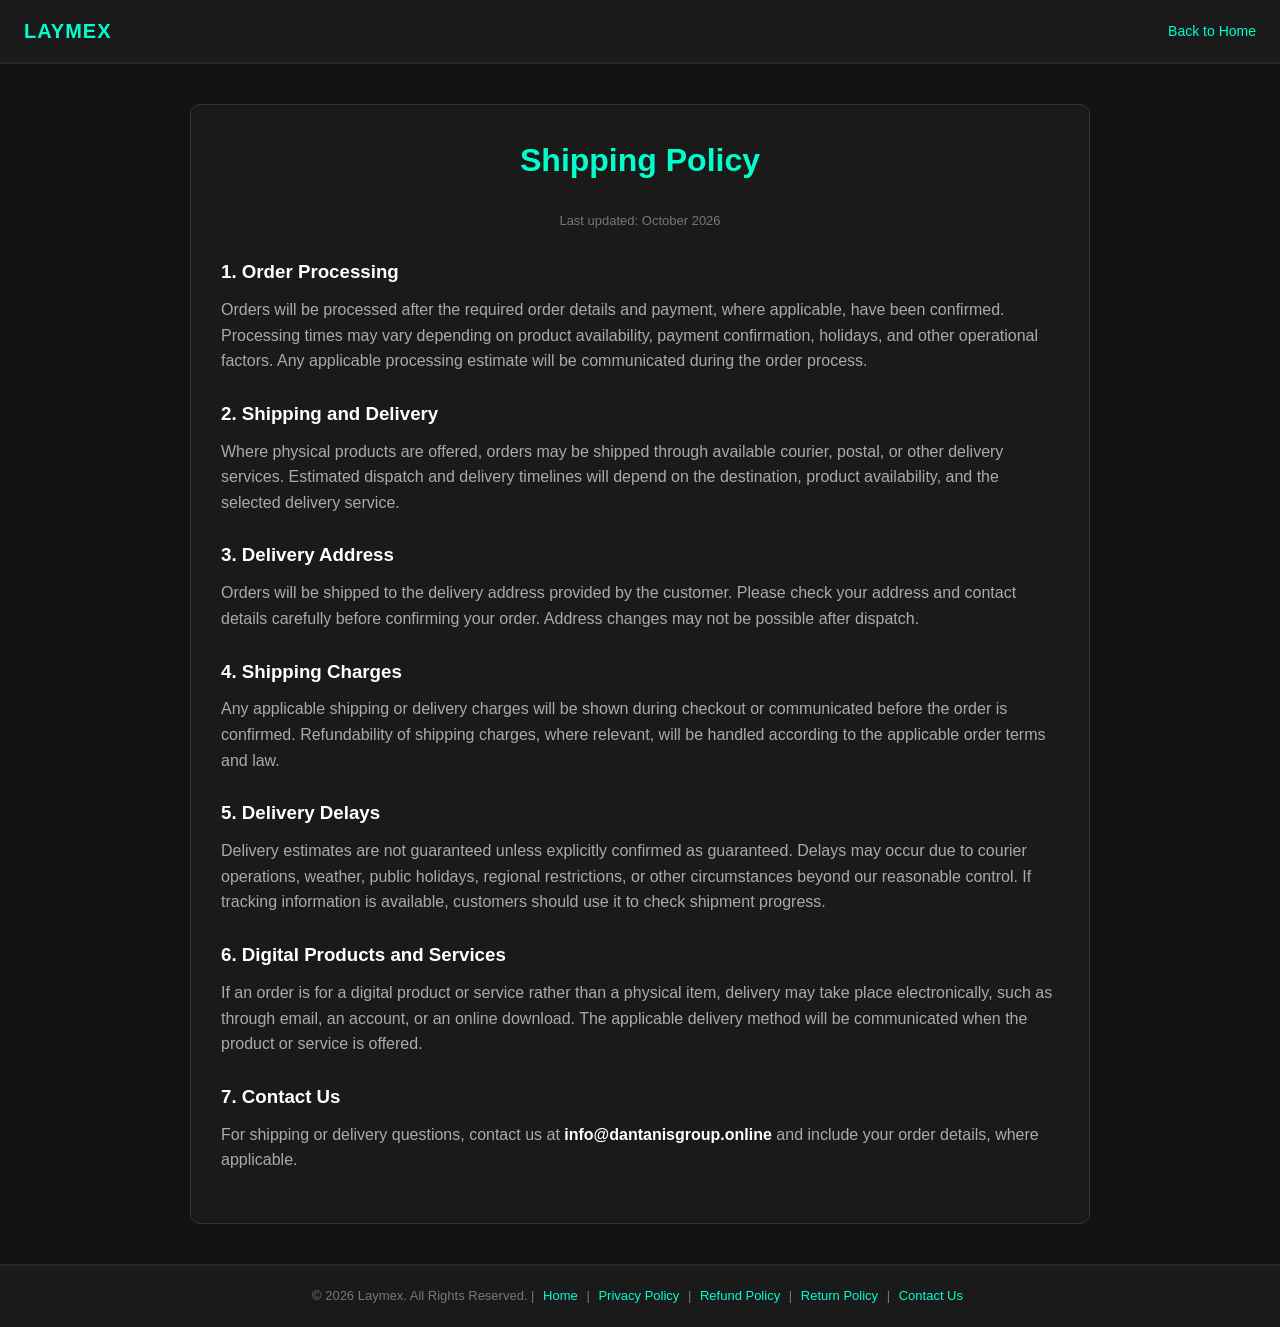
<file: shipping.html>
<!DOCTYPE html>
<html lang="en">
<head>
    <meta charset="UTF-8">
    <meta name="viewport" content="width=device-width, initial-scale=1.0">

    <title>Shipping Policy | Laymex</title>

    <meta name="description" content="Read the Laymex Shipping Policy for order processing, delivery timelines, shipping charges, and delivery updates.">
    <meta name="robots" content="index, follow">
    <link rel="canonical" href="https://laymex.com/shipping.html">

    <meta property="og:site_name" content="Laymex">
    <meta property="og:title" content="Shipping Policy | Laymex">
    <meta property="og:description" content="Learn about Laymex order processing, shipping, and delivery.">
    <meta property="og:url" content="https://laymex.com/shipping.html">
    <meta property="og:type" content="website">

    <style>
        * {
            margin: 0;
            padding: 0;
            box-sizing: border-box;
            font-family: 'Segoe UI', Tahoma, sans-serif;
        }

        body {
            background-color: #121212;
            color: #ffffff;
            line-height: 1.6;
            min-height: 100vh;
            display: flex;
            flex-direction: column;
        }

        .navbar {
            background-color: #1a1a1a;
            padding: 15px 24px;
            display: flex;
            justify-content: space-between;
            align-items: center;
            gap: 15px;
            border-bottom: 2px solid #282828;
        }

        .logo-container {
            display: flex;
            align-items: center;
            gap: 12px;
            text-decoration: none;
        }

        .logo-text {
            font-size: 20px;
            font-weight: bold;
            color: #00ffcc;
            letter-spacing: 1px;
        }

        .back-link {
            color: #00ffcc;
            text-decoration: none;
            font-size: 14px;
        }

        .back-link:hover {
            text-decoration: underline;
        }

        .policy-container {
            width: calc(100% - 30px);
            max-width: 900px;
            margin: 40px auto;
            padding: 30px;
            background-color: #1a1a1a;
            border-radius: 10px;
            border: 1px solid #333;
            flex: 1;
        }

        h1 {
            color: #00ffcc;
            margin-bottom: 25px;
            text-align: center;
            font-size: 2rem;
        }

        .updated-date {
            color: #777777;
            font-size: 13px;
            text-align: center;
            margin-bottom: 25px;
        }

        h3 {
            color: #ffffff;
            margin-top: 25px;
            margin-bottom: 10px;
        }

        p {
            color: #aaaaaa;
            margin-bottom: 20px;
            font-size: 1rem;
        }

        strong {
            color: #ffffff;
        }

        .footer {
            background-color: #1a1a1a;
            border-top: 2px solid #282828;
            padding: 20px;
            text-align: center;
            margin-top: auto;
        }

        .footer p {
            color: #777777;
            font-size: 13px;
            margin: 0;
        }

        .footer a {
            color: #00ffcc;
            text-decoration: none;
            margin: 0 5px;
        }

        @media (max-width: 600px) {
            .navbar {
                padding: 15px;
            }

            .logo-text {
                font-size: 18px;
            }

            .policy-container {
                padding: 20px;
                margin: 25px auto;
            }

            h1 {
                font-size: 1.7rem;
            }
        }
    </style>
</head>

<body>

    <nav class="navbar">
        <a href="index.html" class="logo-container">
            <span class="logo-text">LAYMEX</span>
        </a>

        <a href="index.html" class="back-link">Back to Home</a>
    </nav>

    <main class="policy-container">
        <h1>Shipping Policy</h1>

        <p class="updated-date">
            Last updated: October 2026
        </p>

        <h3>1. Order Processing</h3>
        <p>
            Orders will be processed after the required order details
            and payment, where applicable, have been confirmed.
            Processing times may vary depending on product availability,
            payment confirmation, holidays, and other operational factors.
            Any applicable processing estimate will be communicated
            during the order process.
        </p>

        <h3>2. Shipping and Delivery</h3>
        <p>
            Where physical products are offered, orders may be shipped
            through available courier, postal, or other delivery services.
            Estimated dispatch and delivery timelines will depend on
            the destination, product availability, and the selected
            delivery service.
        </p>

        <h3>3. Delivery Address</h3>
        <p>
            Orders will be shipped to the delivery address provided
            by the customer. Please check your address and contact
            details carefully before confirming your order. Address
            changes may not be possible after dispatch.
        </p>

        <h3>4. Shipping Charges</h3>
        <p>
            Any applicable shipping or delivery charges will be shown
            during checkout or communicated before the order is confirmed.
            Refundability of shipping charges, where relevant, will be
            handled according to the applicable order terms and law.
        </p>

        <h3>5. Delivery Delays</h3>
        <p>
            Delivery estimates are not guaranteed unless explicitly
            confirmed as guaranteed. Delays may occur due to courier
            operations, weather, public holidays, regional restrictions,
            or other circumstances beyond our reasonable control.
            If tracking information is available, customers should
            use it to check shipment progress.
        </p>

        <h3>6. Digital Products and Services</h3>
        <p>
            If an order is for a digital product or service rather
            than a physical item, delivery may take place electronically,
            such as through email, an account, or an online download.
            The applicable delivery method will be communicated when
            the product or service is offered.
        </p>

        <h3>7. Contact Us</h3>
        <p>
            For shipping or delivery questions, contact us at
            <strong>info@dantanisgroup.online</strong> and include
            your order details, where applicable.
        </p>
    </main>

    <footer class="footer">
        <p>
            &copy; 2026 Laymex. All Rights Reserved.
            | <a href="index.html">Home</a>
            | <a href="privacy.html">Privacy Policy</a>
            | <a href="refund.html">Refund Policy</a>
            | <a href="return.html">Return Policy</a>
            | <a href="contact.html">Contact Us</a>
        </p>
    </footer>

</body>
</html>
</file>
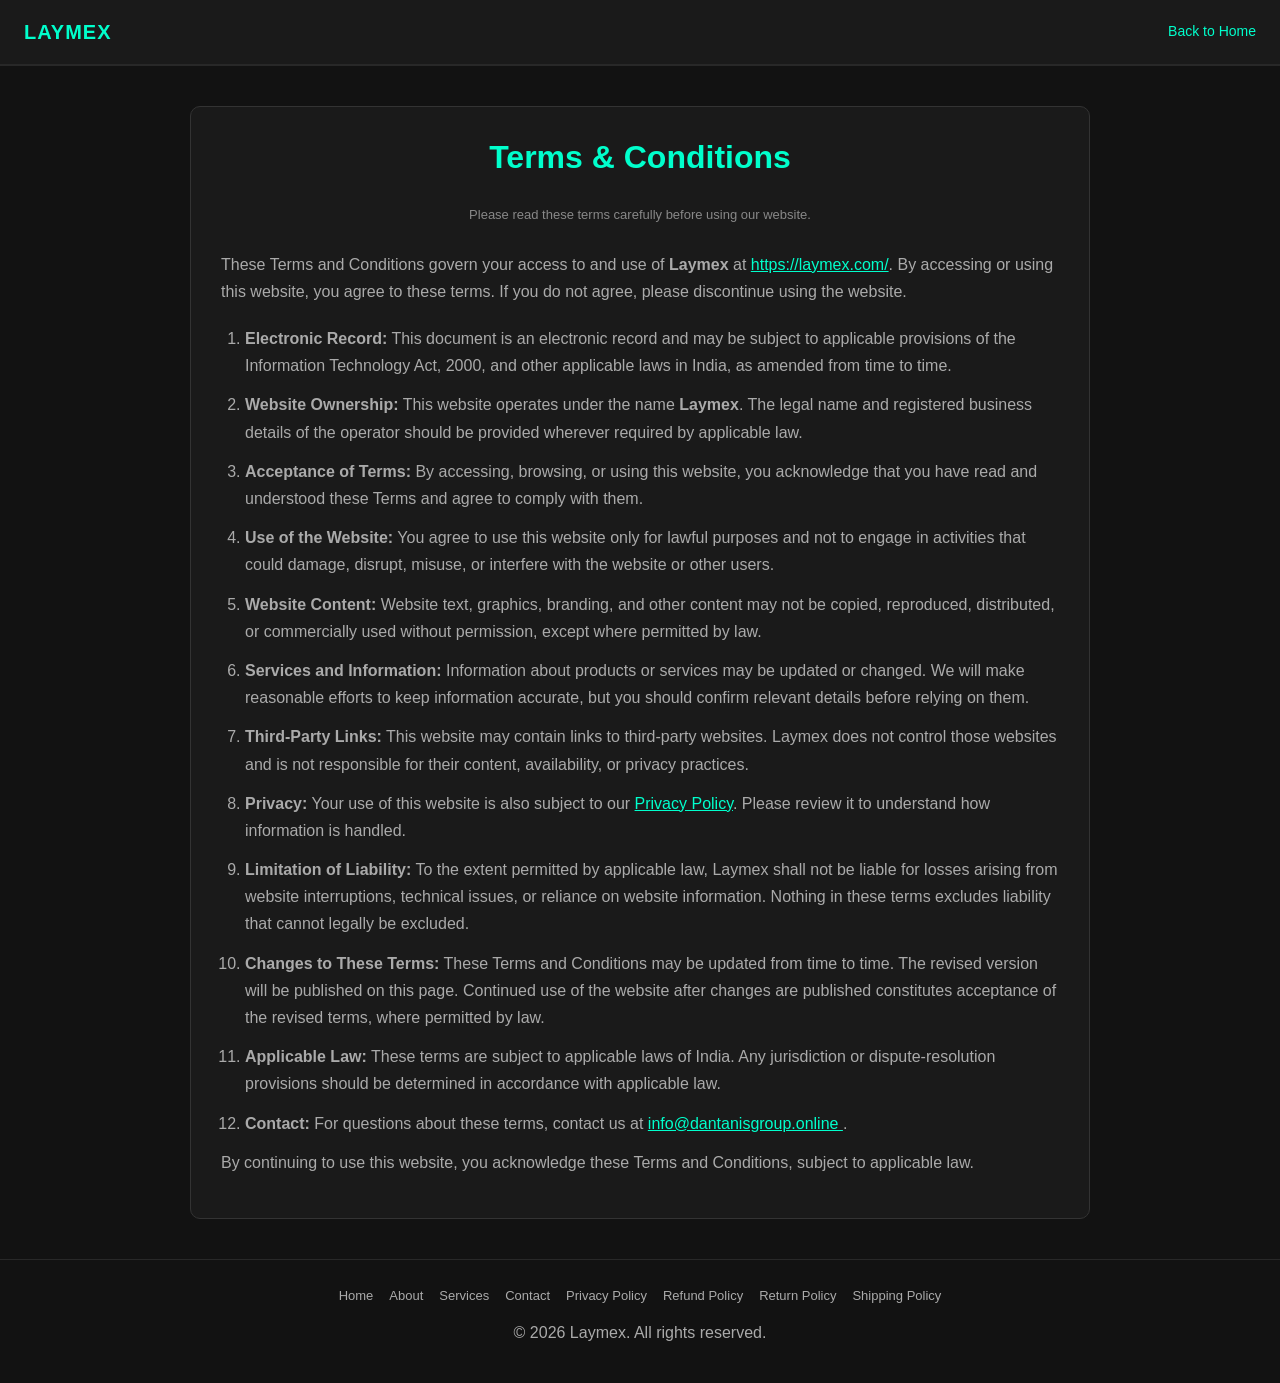
<file: terms.html>
<!DOCTYPE html>
<html lang="en">
<head>
    <meta charset="UTF-8">
    <meta name="viewport" content="width=device-width, initial-scale=1.0">

    <title>Terms & Conditions | Laymex</title>

    <meta name="description" content="Read the Terms and Conditions for using the official Laymex website, its services, and platform features.">
    <meta name="robots" content="index, follow">
    <link rel="canonical" href="https://laymex.com/terms.html">

    <meta property="og:title" content="Terms & Conditions | Laymex">
    <meta property="og:description" content="Review the terms and conditions for using the official Laymex website.">
    <meta property="og:url" content="https://laymex.com/terms.html">
    <meta property="og:type" content="website">
    <meta property="og:site_name" content="Laymex">

    <meta name="theme-color" content="#121212">

    <style>
        * {
            margin: 0;
            padding: 0;
            box-sizing: border-box;
            font-family: 'Segoe UI', Tahoma, sans-serif;
        }

        body {
            background-color: #121212;
            color: #ffffff;
            line-height: 1.7;
        }

        .navbar {
            background-color: #1a1a1a;
            padding: 15px 24px;
            display: flex;
            justify-content: space-between;
            align-items: center;
            gap: 15px;
            border-bottom: 2px solid #282828;
        }

        .logo-container {
            display: flex;
            align-items: center;
            text-decoration: none;
        }

        .logo-text {
            font-size: 20px;
            font-weight: bold;
            color: #00ffcc;
            letter-spacing: 1px;
        }

        .home-link {
            color: #00ffcc;
            text-decoration: none;
            font-size: 14px;
            white-space: nowrap;
        }

        .home-link:hover {
            text-decoration: underline;
        }

        .policy-container {
            max-width: 900px;
            width: calc(100% - 32px);
            margin: 40px auto;
            padding: 30px;
            background-color: #1a1a1a;
            border-radius: 10px;
            border: 1px solid #333;
        }

        h1 {
            color: #00ffcc;
            margin-bottom: 25px;
            text-align: center;
            line-height: 1.3;
        }

        .updated {
            color: #888888;
            text-align: center;
            font-size: 13px;
            margin-bottom: 25px;
        }

        .intro {
            margin-bottom: 20px;
        }

        h2 {
            color: #ffffff;
            margin-top: 25px;
            margin-bottom: 10px;
            font-size: 1.2rem;
        }

        p, li {
            color: #aaaaaa;
            margin-bottom: 12px;
            font-size: 1rem;
            overflow-wrap: anywhere;
        }

        ol {
            padding-left: 24px;
        }

        a {
            color: #00ffcc;
        }

        .footer {
            text-align: center;
            padding: 25px 15px;
            border-top: 1px solid #282828;
            color: #888888;
            font-size: 13px;
        }

        .footer-links {
            display: flex;
            flex-wrap: wrap;
            justify-content: center;
            gap: 16px;
            margin-bottom: 12px;
        }

        .footer-links a {
            color: #aaaaaa;
            text-decoration: none;
        }

        .footer-links a:hover {
            color: #00ffcc;
        }

        @media (max-width: 600px) {
            .navbar {
                padding: 14px 16px;
            }

            .logo-text {
                font-size: 17px;
            }

            .policy-container {
                margin: 22px auto;
                padding: 20px 16px;
            }

            h1 {
                font-size: 25px;
            }

            h2 {
                font-size: 1.1rem;
            }

            p, li {
                font-size: 15px;
            }
        }
    </style>

    <script type="application/ld+json">
    {
        "@context": "https://schema.org",
        "@type": "WebPage",
        "name": "Terms and Conditions",
        "url": "https://laymex.com/terms.html",
        "isPartOf": {
            "@type": "WebSite",
            "name": "Laymex",
            "url": "https://laymex.com/"
        }
    }
    </script>
</head>

<body>

    <nav class="navbar">
        <a href="index.html" class="logo-container">
            <span class="logo-text">LAYMEX</span>
        </a>

        <a href="index.html" class="home-link">Back to Home</a>
    </nav>

    <main class="policy-container">
        <h1>Terms &amp; Conditions</h1>

        <p class="updated">
            Please read these terms carefully before using our website.
        </p>

        <p class="intro">
            These Terms and Conditions govern your access to and use of
            <strong>Laymex</strong> at
            <a href="https://laymex.com/">https://laymex.com/</a>.
            By accessing or using this website, you agree to these terms.
            If you do not agree, please discontinue using the website.
        </p>

        <ol>
            <li>
                <strong>Electronic Record:</strong>
                This document is an electronic record and may be subject
                to applicable provisions of the Information Technology Act,
                2000, and other applicable laws in India, as amended from
                time to time.
            </li>

            <li>
                <strong>Website Ownership:</strong>
                This website operates under the name
                <strong>Laymex</strong>. The legal name and registered
                business details of the operator should be provided wherever
                required by applicable law.
            </li>

            <li>
                <strong>Acceptance of Terms:</strong>
                By accessing, browsing, or using this website, you acknowledge
                that you have read and understood these Terms and agree to
                comply with them.
            </li>

            <li>
                <strong>Use of the Website:</strong>
                You agree to use this website only for lawful purposes and
                not to engage in activities that could damage, disrupt,
                misuse, or interfere with the website or other users.
            </li>

            <li>
                <strong>Website Content:</strong>
                Website text, graphics, branding, and other content may not
                be copied, reproduced, distributed, or commercially used
                without permission, except where permitted by law.
            </li>

            <li>
                <strong>Services and Information:</strong>
                Information about products or services may be updated or
                changed. We will make reasonable efforts to keep information
                accurate, but you should confirm relevant details before
                relying on them.
            </li>

            <li>
                <strong>Third-Party Links:</strong>
                This website may contain links to third-party websites.
                Laymex does not control those websites and is not responsible
                for their content, availability, or privacy practices.
            </li>

            <li>
                <strong>Privacy:</strong>
                Your use of this website is also subject to our
                <a href="privacy.html">Privacy Policy</a>.
                Please review it to understand how information is handled.
            </li>

            <li>
                <strong>Limitation of Liability:</strong>
                To the extent permitted by applicable law, Laymex shall not
                be liable for losses arising from website interruptions,
                technical issues, or reliance on website information.
                Nothing in these terms excludes liability that cannot
                legally be excluded.
            </li>

            <li>
                <strong>Changes to These Terms:</strong>
                These Terms and Conditions may be updated from time to time.
                The revised version will be published on this page. Continued
                use of the website after changes are published constitutes
                acceptance of the revised terms, where permitted by law.
            </li>

            <li>
                <strong>Applicable Law:</strong>
                These terms are subject to applicable laws of India.
                Any jurisdiction or dispute-resolution provisions should
                be determined in accordance with applicable law.
            </li>

            <li>
                <strong>Contact:</strong>
                For questions about these terms, contact us at
                <a href="mailto:info@dantanisgroup.online">
                    info@dantanisgroup.online
                </a>.
            </li>
        </ol>

        <p>
            By continuing to use this website, you acknowledge these Terms
            and Conditions, subject to applicable law.
        </p>
    </main>

    <footer class="footer">
        <div class="footer-links">
            <a href="index.html">Home</a>
            <a href="about.html">About</a>
            <a href="services.html">Services</a>
            <a href="contact.html">Contact</a>
            <a href="privacy.html">Privacy Policy</a>
            <a href="refund.html">Refund Policy</a>
            <a href="return.html">Return Policy</a>
            <a href="shipping.html">Shipping Policy</a>
        </div>

        <p>&copy; <span id="current-year"></span> Laymex. All rights reserved.</p>
    </footer>

    <script>
        document.getElementById("current-year").textContent =
            new Date().getFullYear();
    </script>

</body>
</html>
</file>
